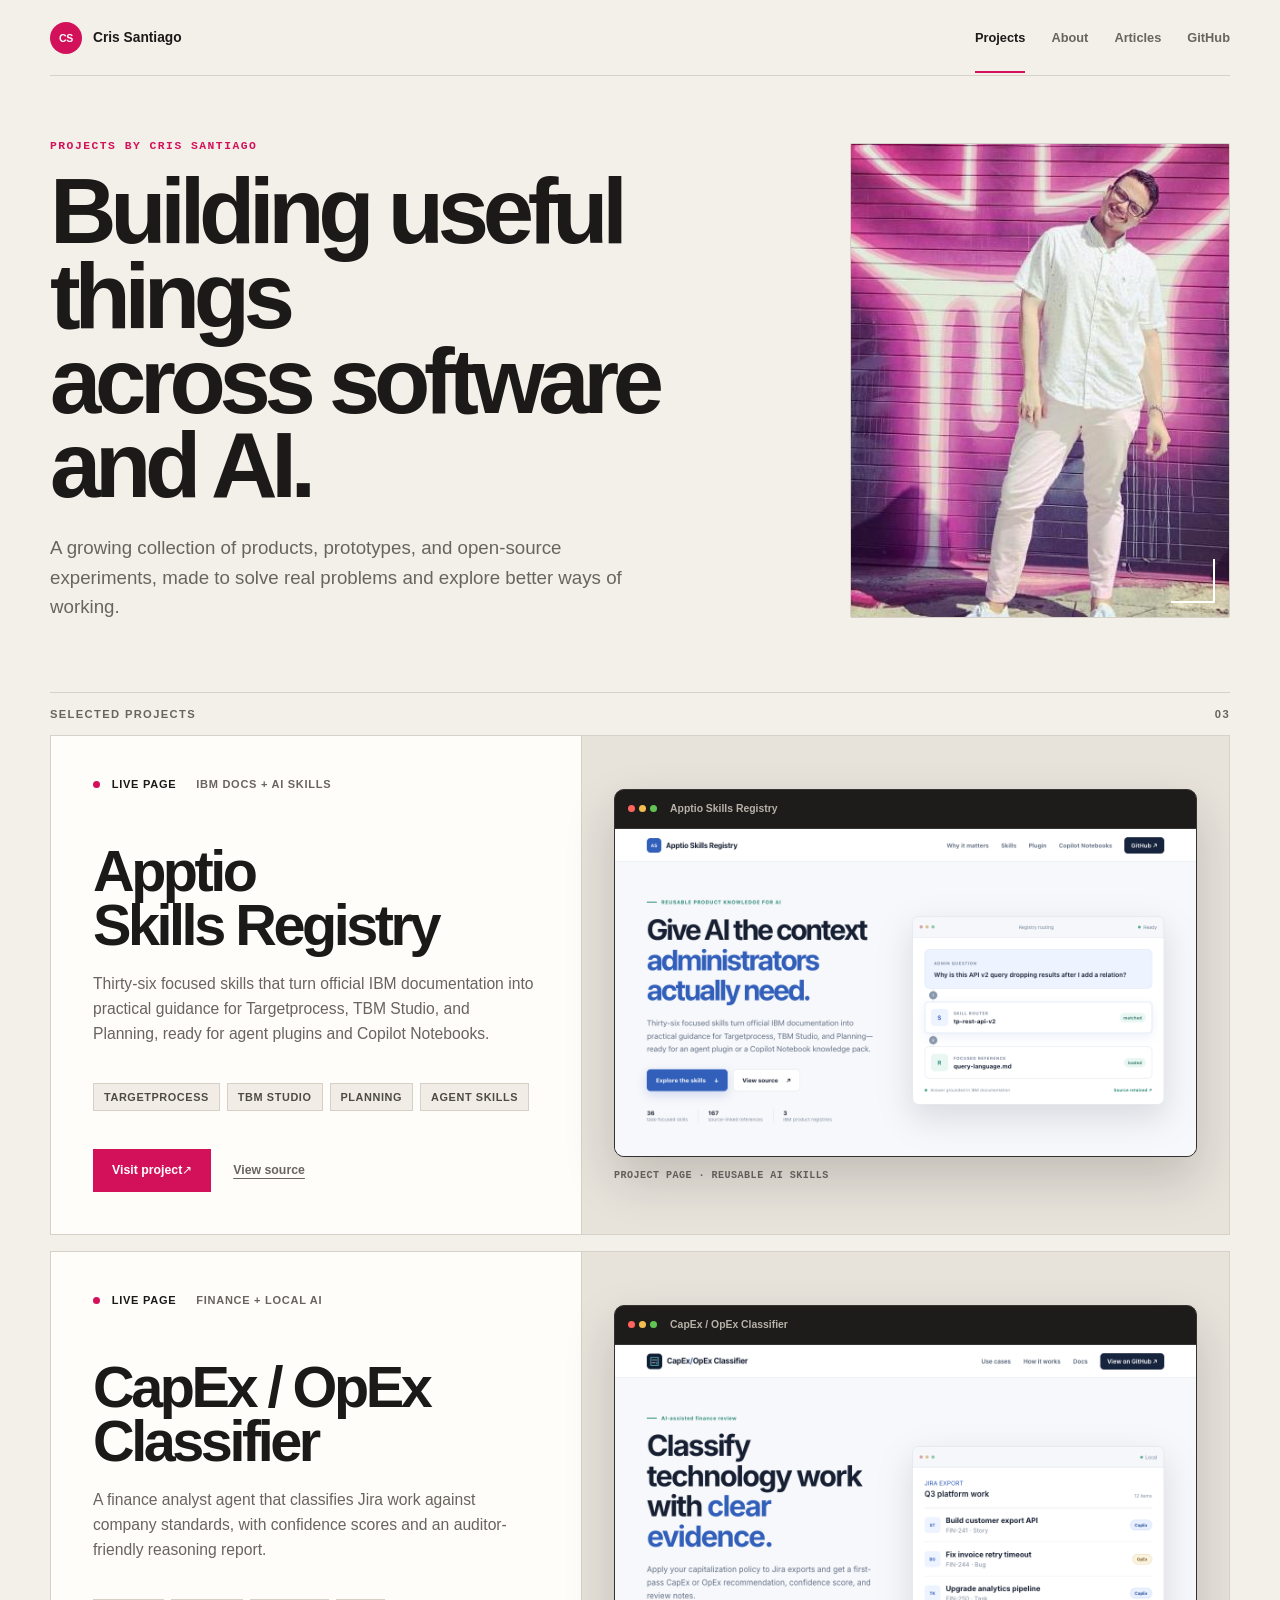
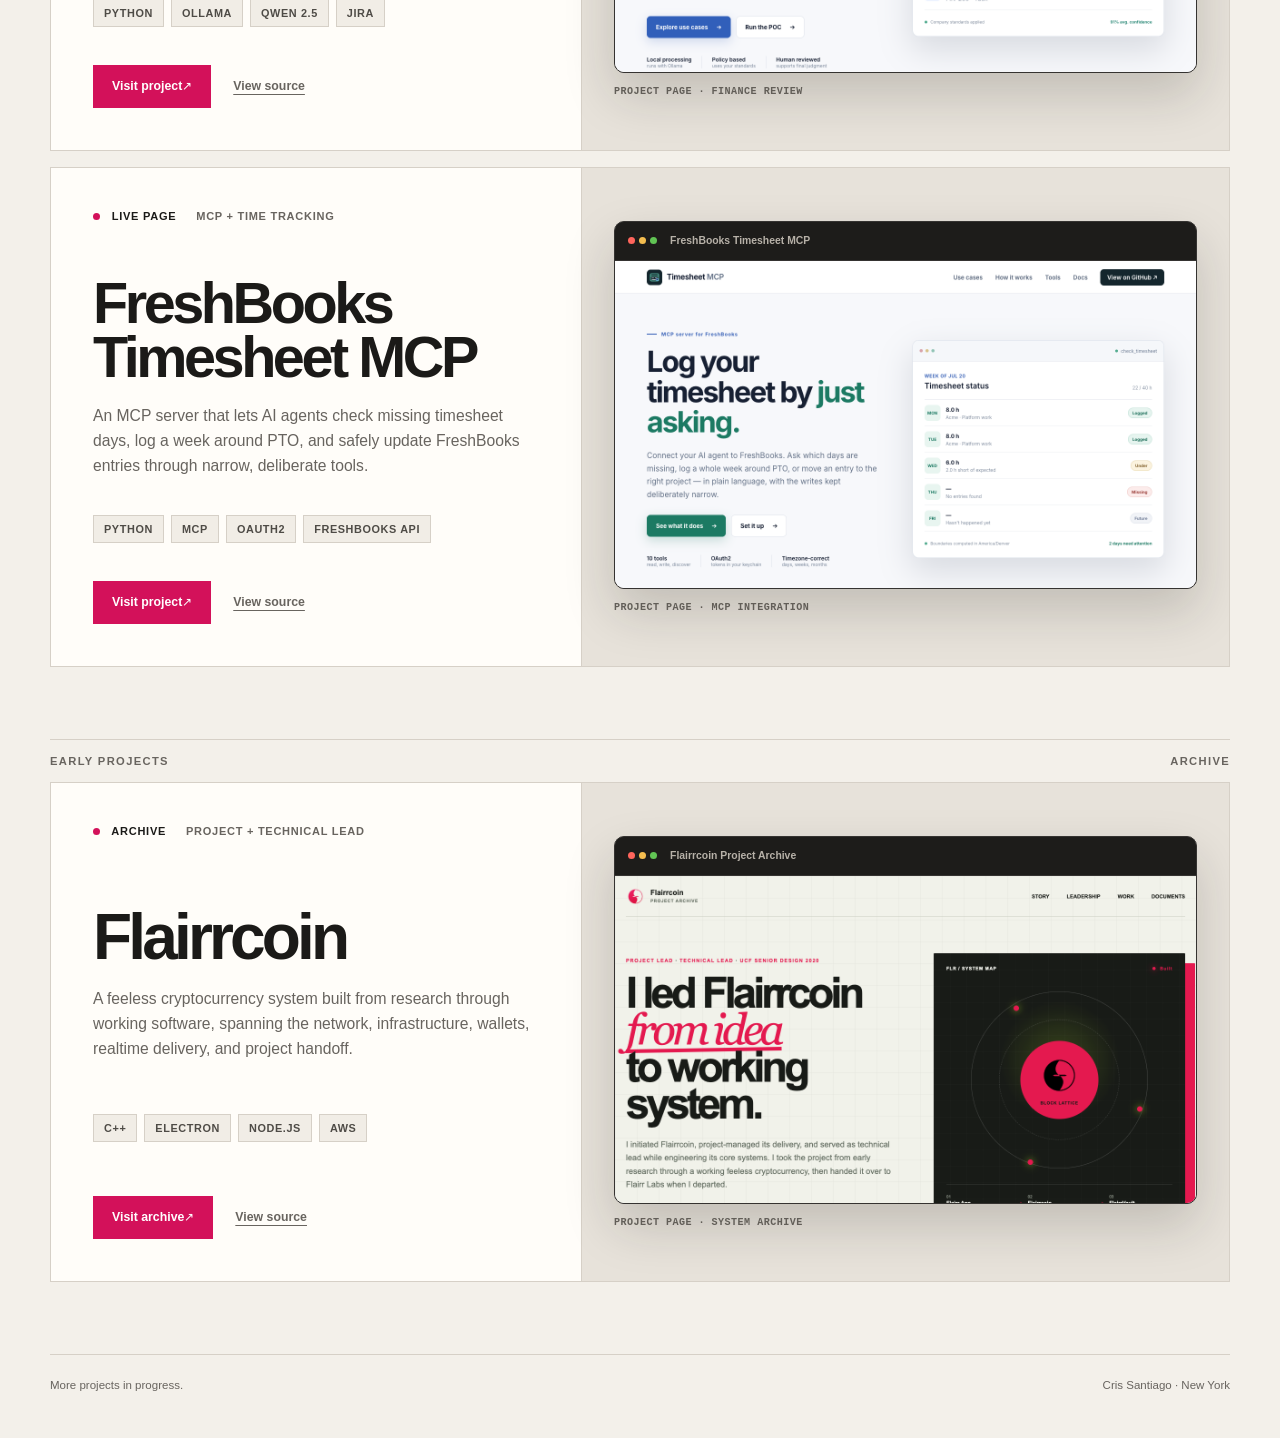
<file: index.html>
<!doctype html>
<html lang="en">
  <head>
    <meta charset="UTF-8" />
    <meta name="viewport" content="width=device-width, initial-scale=1.0" />
    <meta
      name="description"
      content="Projects by Cris Santiago: software, experiments, and practical tools."
    />
    <meta name="theme-color" content="#f3f0ea" />
    <meta property="og:type" content="website" />
    <meta property="og:title" content="Cris Santiago · Projects" />
    <meta
      property="og:description"
      content="Software, experiments, and practical tools by Cris Santiago."
    />
    <meta property="og:url" content="https://santiagomode.github.io/" />
    <link rel="canonical" href="https://santiagomode.github.io/" />
    <title>Cris Santiago · Projects</title>
    <link rel="stylesheet" href="styles.css" />
  </head>
  <body>
    <a class="skip-link" href="#main-content">Skip to content</a>
    <header class="site-header">
      <a class="wordmark" href="/" aria-label="Cris Santiago, home">
        <span class="wordmark-mark" aria-hidden="true">CS</span>
        <span>Cris Santiago</span>
      </a>
      <nav aria-label="Primary navigation">
        <a class="nav-link active" href="#projects" aria-current="page">
          Projects
        </a>
        <a class="nav-link" href="about.html">About</a>
        <a class="nav-link" href="articles.html">Articles</a>
        <a
          class="nav-link"
          href="https://github.com/SantiaGoMode"
          target="_blank"
          rel="noreferrer"
        >
          GitHub
        </a>
      </nav>
    </header>

    <main id="main-content">
      <section class="intro" aria-labelledby="page-title">
        <div class="intro-content">
          <p class="eyebrow">Projects by Cris Santiago</p>
          <h1 id="page-title">
            Building useful things<br />across software and AI.
          </h1>
          <p class="intro-copy">
            A growing collection of products, prototypes, and open-source
            experiments, made to solve real problems and explore better ways of
            working.
          </p>
        </div>
        <div class="profile-portrait">
          <img
            src="assets/cris-santiago.jpg"
            alt="Cris Santiago standing in front of a vivid mural"
          />
        </div>
      </section>

      <section class="projects" id="projects" aria-labelledby="projects-title">
        <div class="section-heading">
          <h2 id="projects-title">Selected projects</h2>
          <span>03</span>
        </div>

        <article class="project-card project-card--skills">
          <div class="project-copy">
            <div class="project-meta">
              <span class="status"><i aria-hidden="true"></i> Live page</span>
              <span>IBM docs + AI skills</span>
            </div>

            <div>
              <h3>Apptio<br />Skills Registry</h3>
              <p class="project-summary">
                Thirty-six focused skills that turn official IBM documentation
                into practical guidance for Targetprocess, TBM Studio, and
                Planning, ready for agent plugins and Copilot Notebooks.
              </p>
            </div>

            <ul
              class="project-tags"
              aria-label="Apptio Skills Registry technologies">
              <li>Targetprocess</li>
              <li>TBM Studio</li>
              <li>Planning</li>
              <li>Agent skills</li>
            </ul>

            <div class="project-actions">
              <a
                class="primary-action"
                href="https://santiagomode.github.io/apptio-skills-registry/"
              >
                Visit project
                <span aria-hidden="true">↗</span>
              </a>
              <a
                class="text-action"
                href="https://github.com/SantiaGoMode/apptio-skills-registry"
                target="_blank"
                rel="noreferrer"
              >
                View source
              </a>
            </div>
          </div>

          <div class="project-visual" aria-hidden="true">
            <div class="window">
              <div class="window-bar">
                <div class="window-dots"><i></i><i></i><i></i></div>
                <span>Apptio Skills Registry</span>
              </div>
              <img
                class="project-screenshot project-screenshot--skills"
                src="assets/apptio-skills-registry-page.png"
                alt=""
              />
            </div>
            <span class="visual-label">Project page · reusable AI skills</span>
          </div>
        </article>

        <article class="project-card project-card--classifier">
          <div class="project-copy">
            <div class="project-meta">
              <span class="status"><i aria-hidden="true"></i> Live page</span>
              <span>Finance + local AI</span>
            </div>

            <div>
              <h3>CapEx / OpEx<br />Classifier</h3>
              <p class="project-summary">
                A finance analyst agent that classifies Jira work against
                company standards, with confidence scores and an
                auditor-friendly reasoning report.
              </p>
            </div>

            <ul class="project-tags" aria-label="Classifier technologies">
              <li>Python</li>
              <li>Ollama</li>
              <li>Qwen 2.5</li>
              <li>Jira</li>
            </ul>

            <div class="project-actions">
              <a
                class="primary-action"
                href="https://santiagomode.github.io/capex_opex_classifier/"
              >
                Visit project
                <span aria-hidden="true">↗</span>
              </a>
              <a
                class="text-action"
                href="https://github.com/SantiaGoMode/capex_opex_classifier"
                target="_blank"
                rel="noreferrer"
              >
                View source
              </a>
            </div>
          </div>

          <div class="project-visual" aria-hidden="true">
            <div class="window">
              <div class="window-bar">
                <div class="window-dots"><i></i><i></i><i></i></div>
                <span>CapEx / OpEx Classifier</span>
              </div>
              <img
                class="project-screenshot project-screenshot--capex"
                src="assets/capex-opex-page.png"
                alt=""
              />
            </div>
            <span class="visual-label">Project page · finance review</span>
          </div>
        </article>

        <article class="project-card project-card--freshbooks">
          <div class="project-copy">
            <div class="project-meta">
              <span class="status"><i aria-hidden="true"></i> Live page</span>
              <span>MCP + time tracking</span>
            </div>

            <div>
              <h3>FreshBooks<br />Timesheet MCP</h3>
              <p class="project-summary">
                An MCP server that lets AI agents check missing timesheet days,
                log a week around PTO, and safely update FreshBooks entries
                through narrow, deliberate tools.
              </p>
            </div>

            <ul class="project-tags" aria-label="FreshBooks Timesheet MCP technologies">
              <li>Python</li>
              <li>MCP</li>
              <li>OAuth2</li>
              <li>FreshBooks API</li>
            </ul>

            <div class="project-actions">
              <a
                class="primary-action"
                href="https://santiagomode.github.io/freshbooks-timesheet-mcp/"
              >
                Visit project
                <span aria-hidden="true">↗</span>
              </a>
              <a
                class="text-action"
                href="https://github.com/SantiaGoMode/freshbooks-timesheet-mcp"
                target="_blank"
                rel="noreferrer"
              >
                View source
              </a>
            </div>
          </div>

          <div class="project-visual" aria-hidden="true">
            <div class="window">
              <div class="window-bar">
                <div class="window-dots"><i></i><i></i><i></i></div>
                <span>FreshBooks Timesheet MCP</span>
              </div>
              <img
                class="project-screenshot project-screenshot--freshbooks"
                src="assets/freshbooks-page.png"
                alt=""
              />
            </div>
            <span class="visual-label">Project page · MCP integration</span>
          </div>
        </article>
      </section>

      <section
        class="early-projects"
        id="early-projects"
        aria-labelledby="early-projects-title"
      >
        <div class="section-heading">
          <h2 id="early-projects-title">Early projects</h2>
          <span>Archive</span>
        </div>

        <article class="project-card project-card--flairr">
          <div class="project-copy">
            <div class="project-meta">
              <span class="status"><i aria-hidden="true"></i> Archive</span>
              <span>Project + technical lead</span>
            </div>

            <div>
              <h3>Flairrcoin</h3>
              <p class="project-summary">
                A feeless cryptocurrency system built from research through
                working software, spanning the network, infrastructure,
                wallets, realtime delivery, and project handoff.
              </p>
            </div>

            <ul class="project-tags" aria-label="Flairrcoin technologies">
              <li>C++</li>
              <li>Electron</li>
              <li>Node.js</li>
              <li>AWS</li>
            </ul>

            <div class="project-actions">
              <a
                class="primary-action"
                href="https://santiagomode.github.io/flairrcoin-project/"
              >
                Visit archive
                <span aria-hidden="true">↗</span>
              </a>
              <a
                class="text-action"
                href="https://github.com/SantiaGoMode/flairrcoin"
                target="_blank"
                rel="noreferrer"
              >
                View source
              </a>
            </div>
          </div>

          <div class="project-visual" aria-hidden="true">
            <div class="window">
              <div class="window-bar">
                <div class="window-dots"><i></i><i></i><i></i></div>
                <span>Flairrcoin Project Archive</span>
              </div>
              <img
                class="project-screenshot project-screenshot--flairr"
                src="assets/flairrcoin-page.png"
                alt=""
              />
            </div>
            <span class="visual-label">Project page · system archive</span>
          </div>
        </article>
      </section>
    </main>

    <footer>
      <p>More projects in progress.</p>
      <p>Cris Santiago <span aria-hidden="true">·</span> New York</p>
    </footer>
    <!-- Cloudflare Web Analytics -->
    <script
      type="module"
      src="https://static.cloudflareinsights.com/beacon.min.js"
      data-cf-beacon='{"token":"d3830e4d06fd469db3366392c664d3b0"}'>
    </script>
    <!-- End Cloudflare Web Analytics -->
  </body>
</html>
</file>
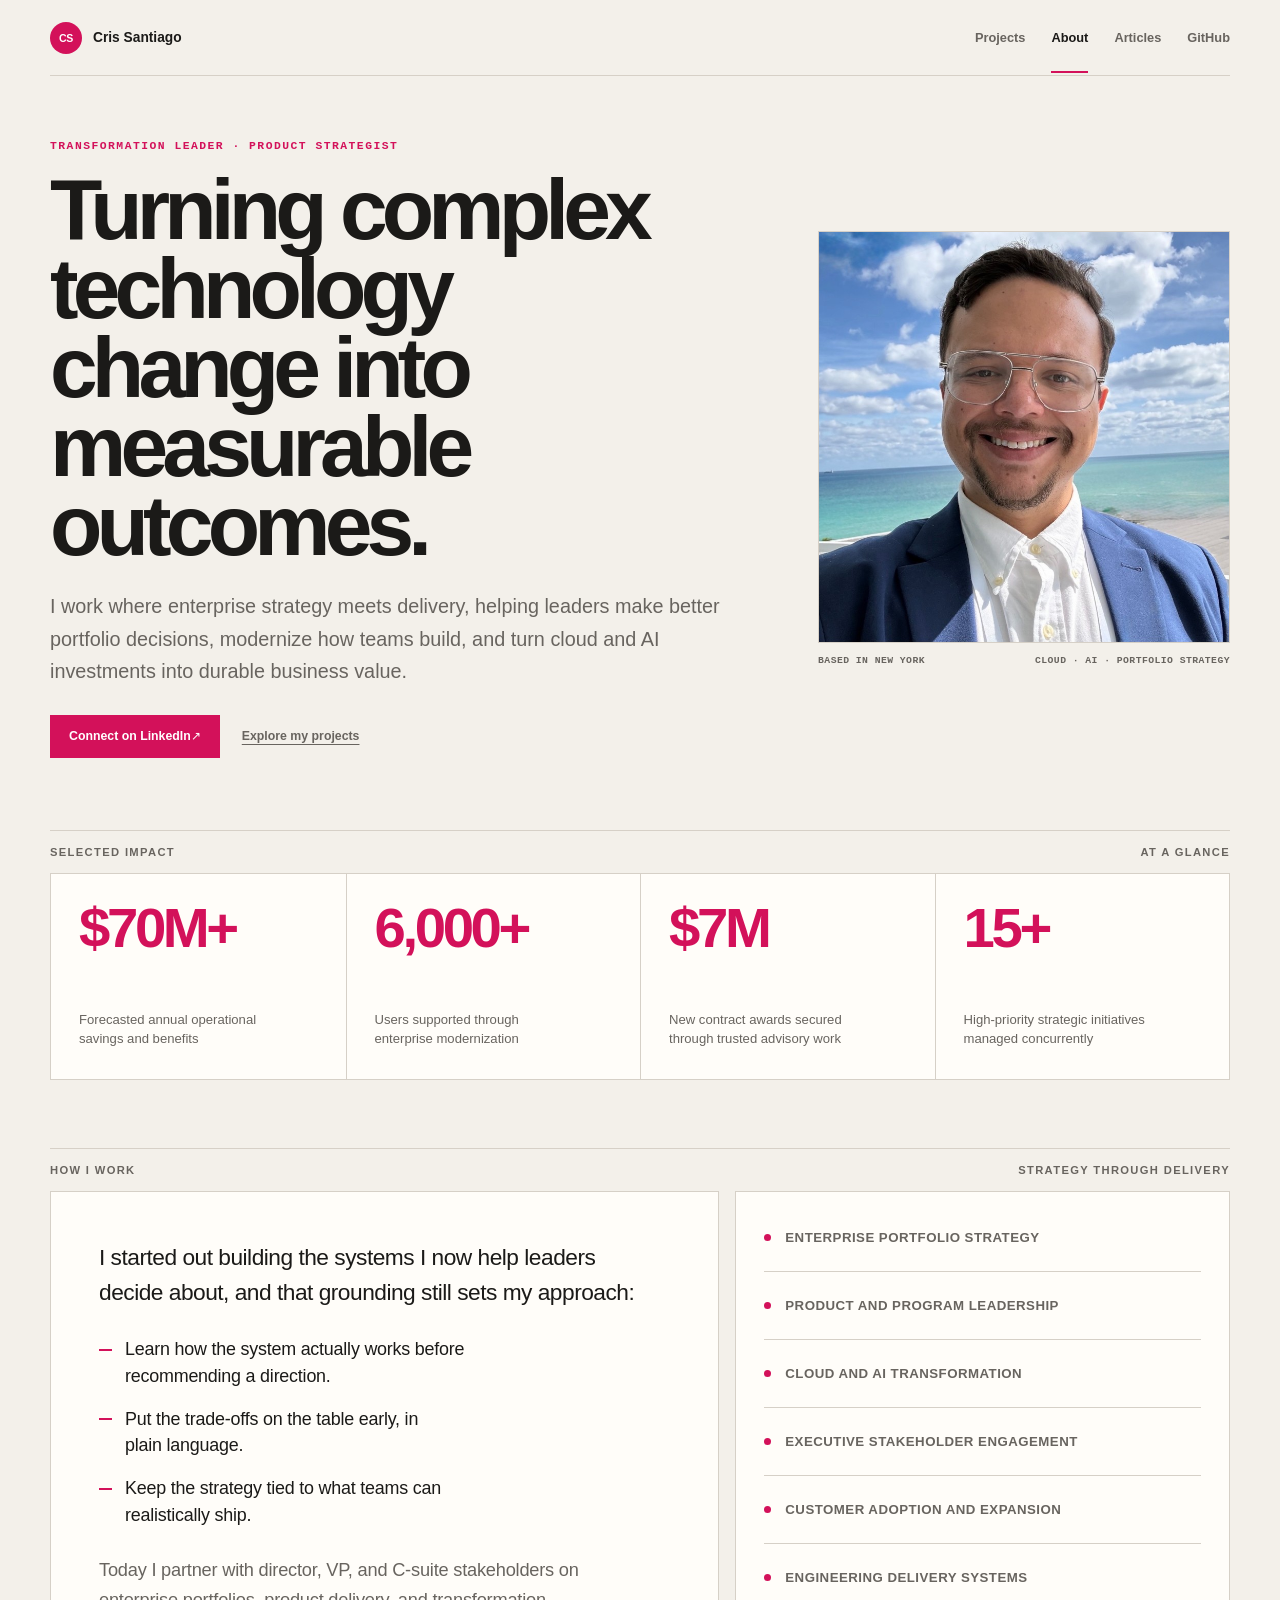
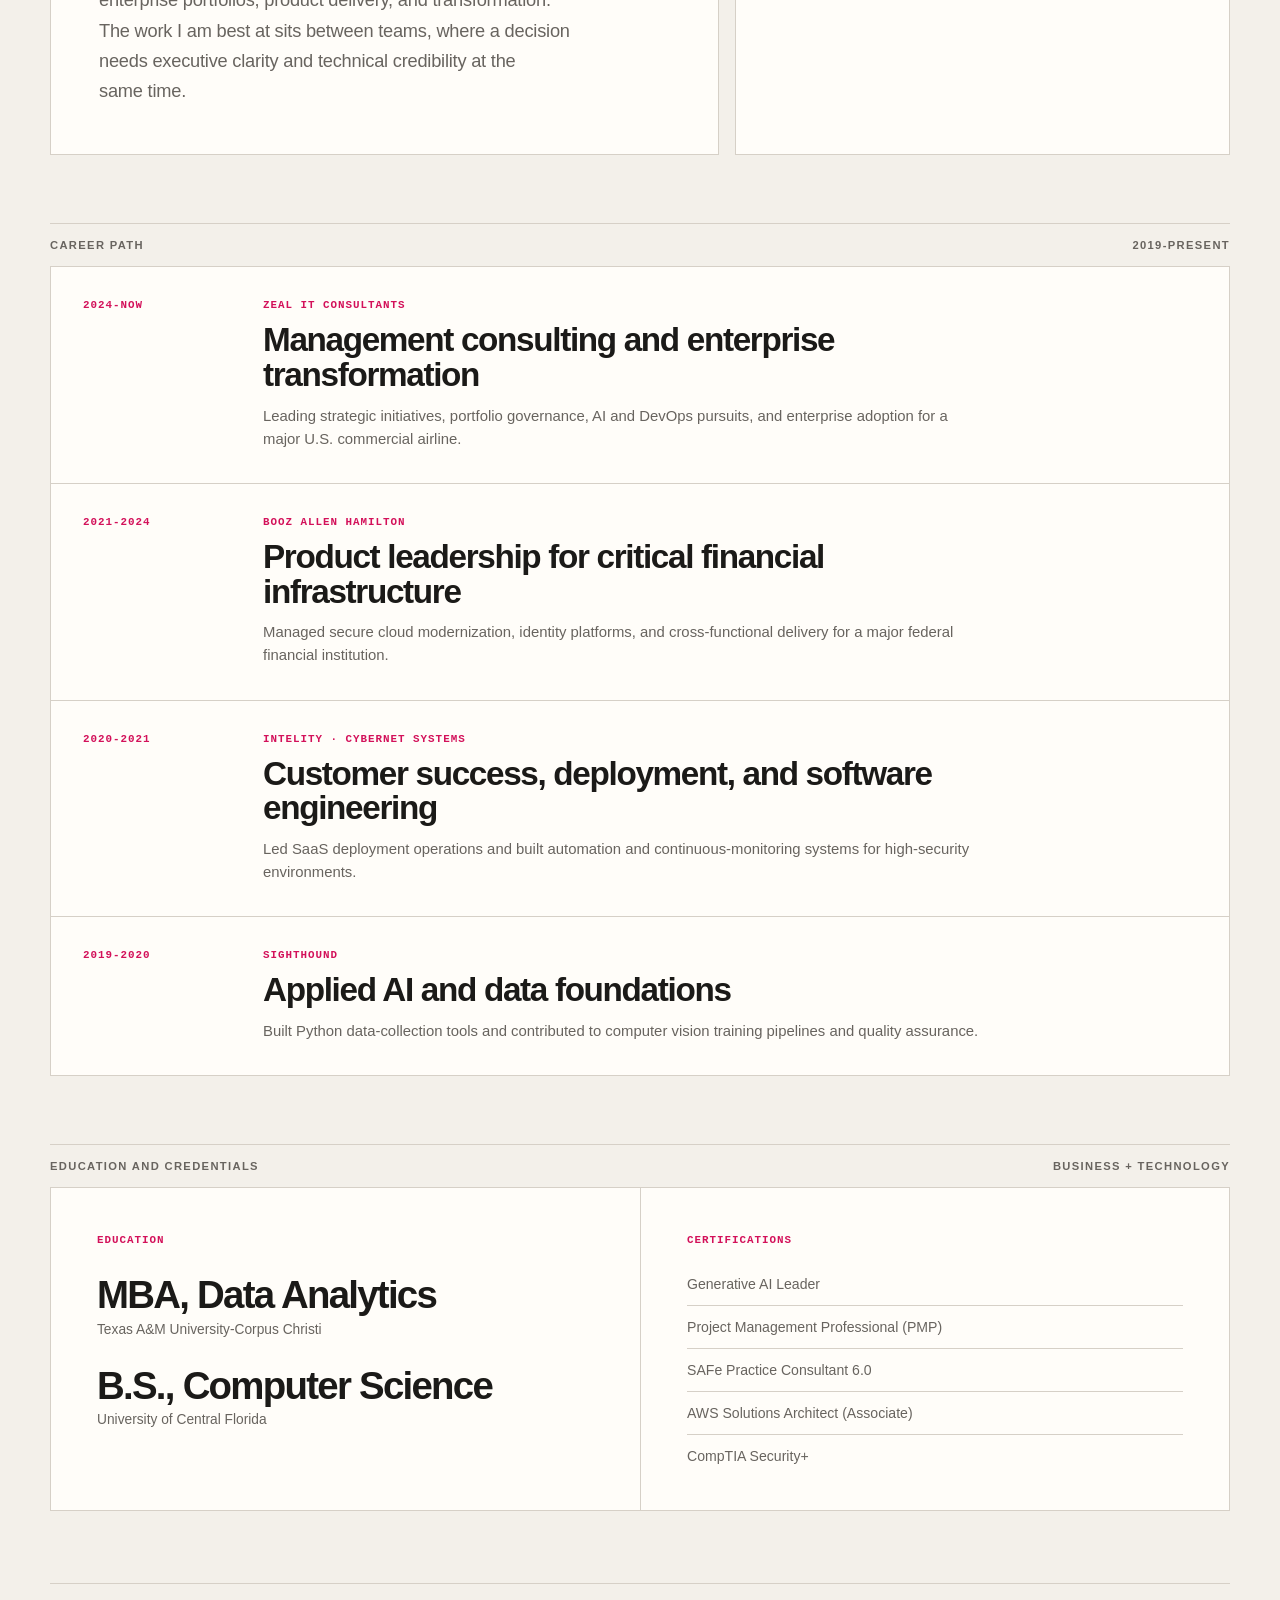
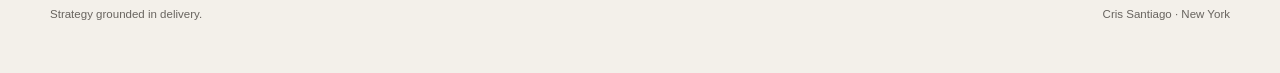
<file: about.html>
<!doctype html>
<html lang="en">
  <head>
    <meta charset="UTF-8" />
    <meta name="viewport" content="width=device-width, initial-scale=1.0" />
    <meta
      name="description"
      content="About Cris Santiago: transformation leader, product strategist, and builder working across enterprise portfolios, cloud, and AI."
    />
    <meta name="theme-color" content="#f3f0ea" />
    <meta property="og:type" content="profile" />
    <meta property="og:title" content="Cris Santiago · About" />
    <meta
      property="og:description"
      content="Transformation leadership, enterprise portfolio strategy, and practical technology delivery."
    />
    <meta property="og:url" content="https://santiagomode.github.io/about.html" />
    <meta
      property="og:image"
      content="https://santiagomode.github.io/assets/cris-santiago-headshot.jpg"
    />
    <link rel="canonical" href="https://santiagomode.github.io/about.html" />
    <title>Cris Santiago · About</title>
    <link rel="stylesheet" href="styles.css" />
  </head>
  <body>
    <a class="skip-link" href="#main-content">Skip to content</a>
    <header class="site-header">
      <a class="wordmark" href="/" aria-label="Cris Santiago, home">
        <span class="wordmark-mark" aria-hidden="true">CS</span>
        <span>Cris Santiago</span>
      </a>
      <nav aria-label="Primary navigation">
        <a class="nav-link" href="/">Projects</a>
        <a class="nav-link active" href="about.html" aria-current="page">
          About
        </a>
        <a class="nav-link" href="articles.html">Articles</a>
        <a
          class="nav-link"
          href="https://github.com/SantiaGoMode"
          target="_blank"
          rel="noreferrer"
        >
          GitHub
        </a>
      </nav>
    </header>

    <main class="about-main" id="main-content">
      <section class="about-hero" aria-labelledby="page-title">
        <div class="about-hero-copy">
          <p class="eyebrow">Transformation leader · product strategist</p>
          <h1 id="page-title">
            Turning complex technology change into measurable outcomes.
          </h1>
          <p class="about-lede">
            I work where enterprise strategy meets delivery, helping leaders
            make better portfolio decisions, modernize how teams build, and
            turn cloud and AI investments into durable business value.
          </p>
          <div class="about-actions">
            <a
              class="primary-action"
              href="https://www.linkedin.com/in/cristinosantiago"
              target="_blank"
              rel="noreferrer"
            >
              Connect on LinkedIn
              <span aria-hidden="true">↗</span>
            </a>
            <a class="text-action" href="/">Explore my projects</a>
          </div>
        </div>

        <figure class="about-portrait">
          <img
            src="assets/cris-santiago-headshot.jpg"
            alt="Professional headshot of Cris Santiago"
          />
          <figcaption>
            <span>Based in New York</span>
            <span>Cloud · AI · Portfolio strategy</span>
          </figcaption>
        </figure>
      </section>

      <section class="about-proof" aria-labelledby="impact-title">
        <div class="section-heading">
          <h2 id="impact-title">Selected impact</h2>
          <span>At a glance</span>
        </div>
        <div class="impact-grid">
          <article class="impact-item">
            <strong>$70M+</strong>
            <span>Forecasted annual operational savings and benefits</span>
          </article>
          <article class="impact-item">
            <strong>6,000+</strong>
            <span>Users supported through enterprise modernization</span>
          </article>
          <article class="impact-item">
            <strong>$7M</strong>
            <span>New contract awards secured through trusted advisory work</span>
          </article>
          <article class="impact-item">
            <strong>15+</strong>
            <span>High-priority strategic initiatives managed concurrently</span>
          </article>
        </div>
      </section>

      <section class="about-story" aria-labelledby="story-title">
        <div class="section-heading">
          <h2 id="story-title">How I work</h2>
          <span>Strategy through delivery</span>
        </div>
        <div class="about-story-grid">
          <div class="about-statement">
            <p>
              I started out building the systems I now help leaders decide
              about, and that grounding still sets my approach:
            </p>
            <ul class="approach-list">
              <li>Learn how the system actually works before recommending a
                direction.</li>
              <li>Put the trade-offs on the table early, in plain language.</li>
              <li>Keep the strategy tied to what teams can realistically
                ship.</li>
            </ul>
            <p>
              Today I partner with director, VP, and C-suite stakeholders on
              enterprise portfolios, product delivery, and transformation. The
              work I am best at sits between teams, where a decision needs
              executive clarity and technical credibility at the same time.
            </p>
          </div>
          <div class="capability-list" aria-label="Core capabilities">
            <span>Enterprise portfolio strategy</span>
            <span>Product and program leadership</span>
            <span>Cloud and AI transformation</span>
            <span>Executive stakeholder engagement</span>
            <span>Customer adoption and expansion</span>
            <span>Engineering delivery systems</span>
          </div>
        </div>
      </section>

      <section class="career-section" aria-labelledby="career-title">
        <div class="section-heading">
          <h2 id="career-title">Career path</h2>
          <span>2019-Present</span>
        </div>
        <div class="career-list">
          <article class="career-item">
            <div class="career-date">2024-Now</div>
            <div>
              <p class="career-company">Zeal IT Consultants</p>
              <h3>Management consulting and enterprise transformation</h3>
              <p>
                Leading strategic initiatives, portfolio governance, AI and
                DevOps pursuits, and enterprise adoption for a major U.S.
                commercial airline.
              </p>
            </div>
          </article>
          <article class="career-item">
            <div class="career-date">2021-2024</div>
            <div>
              <p class="career-company">Booz Allen Hamilton</p>
              <h3>Product leadership for critical financial infrastructure</h3>
              <p>
                Managed secure cloud modernization, identity platforms, and
                cross-functional delivery for a major federal financial
                institution.
              </p>
            </div>
          </article>
          <article class="career-item">
            <div class="career-date">2020-2021</div>
            <div>
              <p class="career-company">INTELITY · Cybernet Systems</p>
              <h3>Customer success, deployment, and software engineering</h3>
              <p>
                Led SaaS deployment operations and built automation and
                continuous-monitoring systems for high-security environments.
              </p>
            </div>
          </article>
          <article class="career-item">
            <div class="career-date">2019-2020</div>
            <div>
              <p class="career-company">Sighthound</p>
              <h3>Applied AI and data foundations</h3>
              <p>
                Built Python data-collection tools and contributed to computer
                vision training pipelines and quality assurance.
              </p>
            </div>
          </article>
        </div>
      </section>

      <section class="credentials-section" aria-labelledby="credentials-title">
        <div class="section-heading">
          <h2 id="credentials-title">Education and credentials</h2>
          <span>Business + technology</span>
        </div>
        <div class="credentials-grid">
          <article>
            <p class="credential-kicker">Education</p>
            <h3>MBA, Data Analytics</h3>
            <p>Texas A&amp;M University-Corpus Christi</p>
            <h3>B.S., Computer Science</h3>
            <p>University of Central Florida</p>
          </article>
          <article>
            <p class="credential-kicker">Certifications</p>
            <ul>
              <li>Generative AI Leader</li>
              <li>Project Management Professional (PMP)</li>
              <li>SAFe Practice Consultant 6.0</li>
              <li>AWS Solutions Architect (Associate)</li>
              <li>CompTIA Security+</li>
            </ul>
          </article>
        </div>
      </section>
    </main>

    <footer>
      <p>Strategy grounded in delivery.</p>
      <p>Cris Santiago <span aria-hidden="true">·</span> New York</p>
    </footer>
    <!-- Cloudflare Web Analytics -->
    <script
      type="module"
      src="https://static.cloudflareinsights.com/beacon.min.js"
      data-cf-beacon='{"token":"d3830e4d06fd469db3366392c664d3b0"}'>
    </script>
    <!-- End Cloudflare Web Analytics -->
  </body>
</html>
</file>
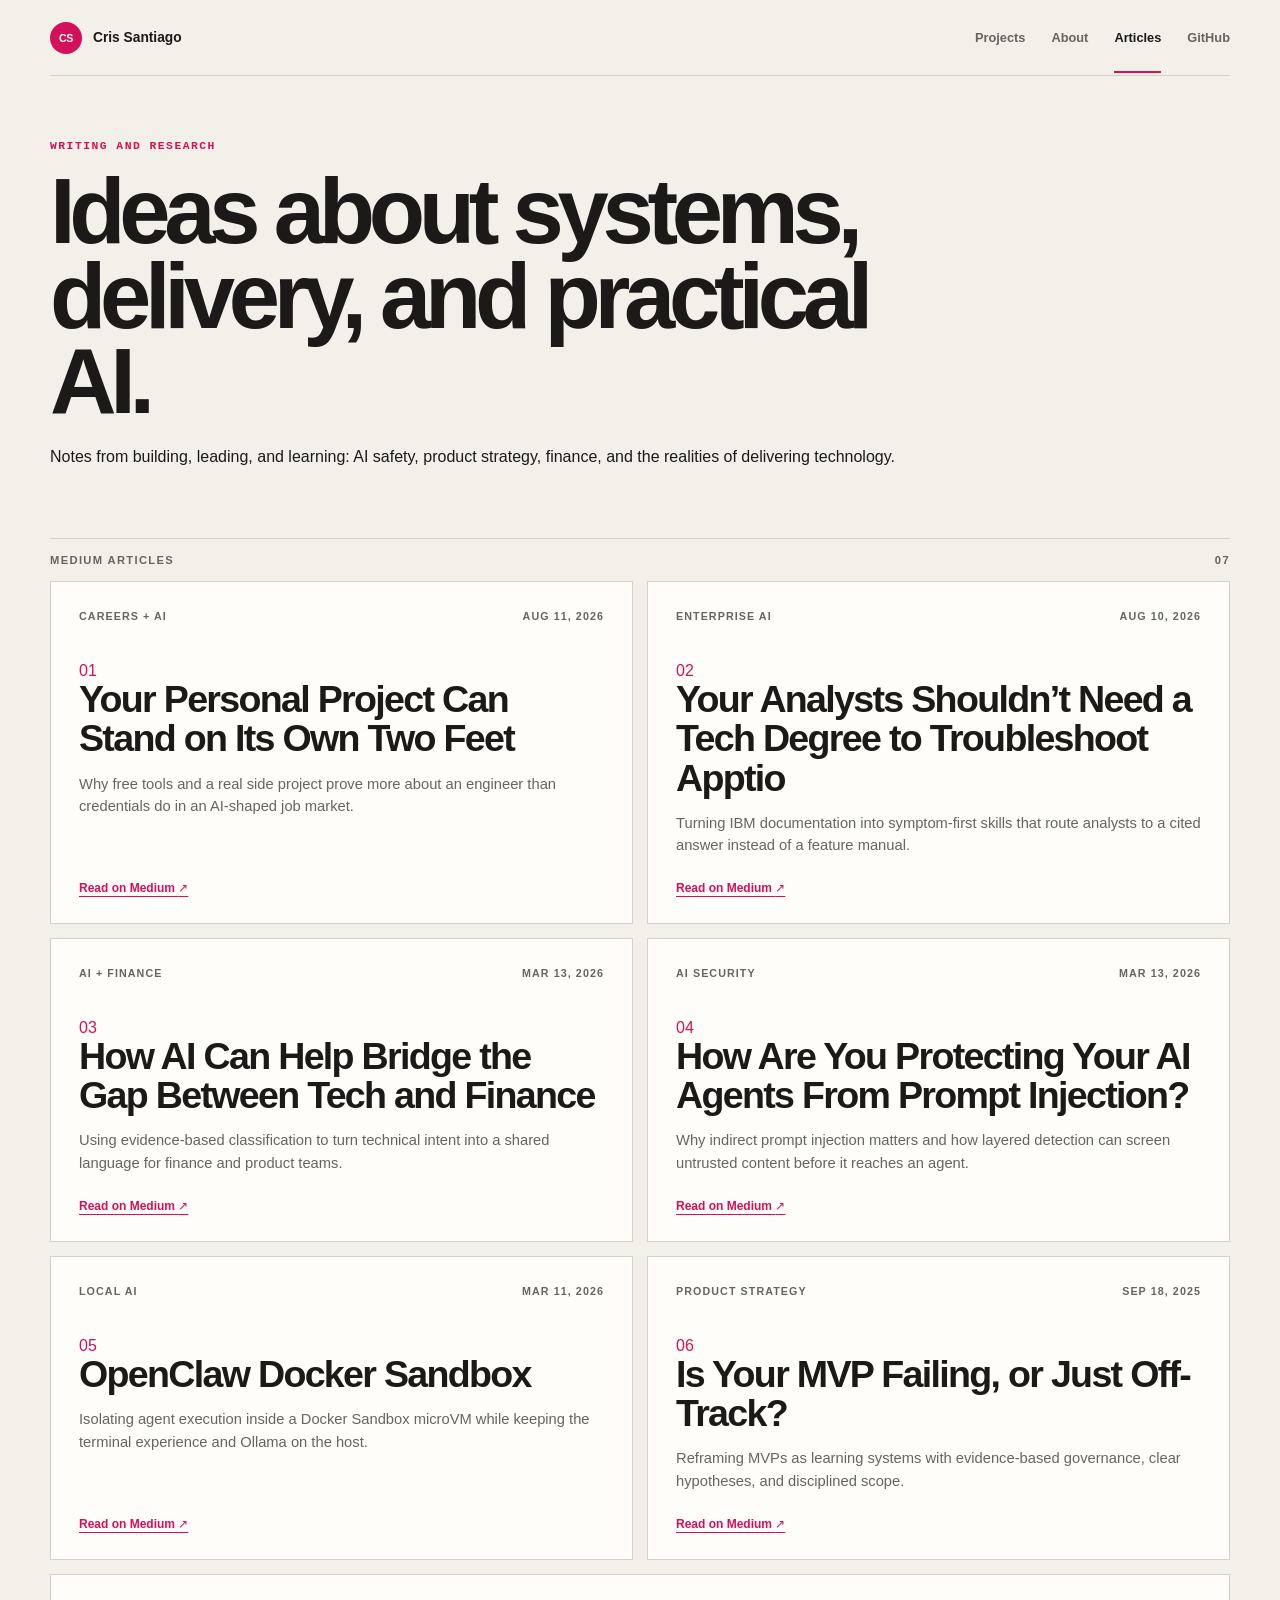
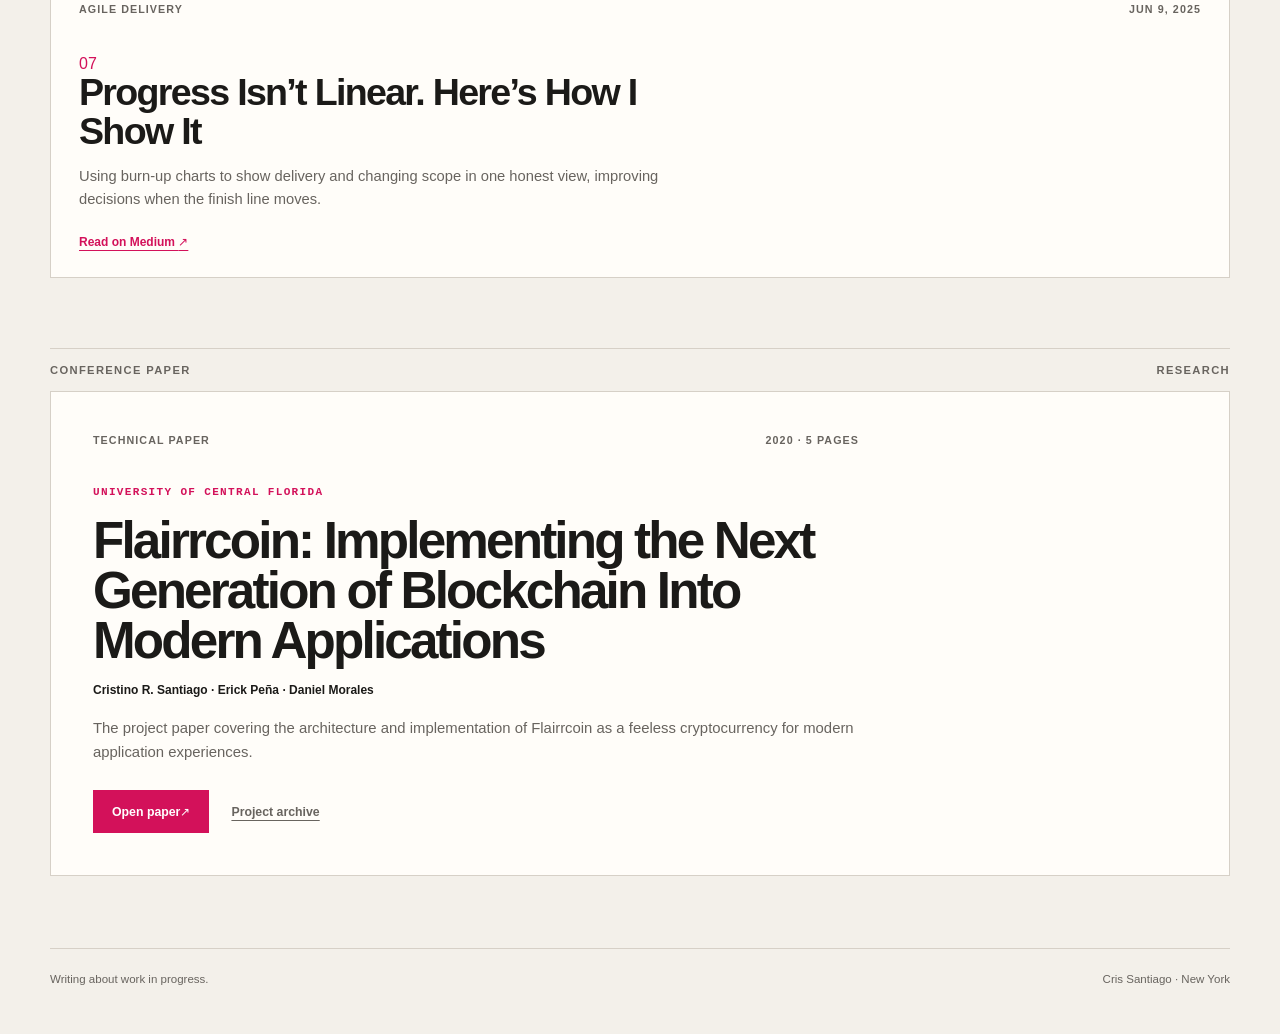
<file: articles.html>
<!doctype html>
<html lang="en">
  <head>
    <meta charset="UTF-8" />
    <meta name="viewport" content="width=device-width, initial-scale=1.0" />
    <meta
      name="description"
      content="Articles and technical writing by Cris Santiago."
    />
    <meta name="theme-color" content="#f3f0ea" />
    <meta property="og:type" content="website" />
    <meta property="og:title" content="Cris Santiago · Articles" />
    <meta
      property="og:description"
      content="Writing about practical AI, product delivery, security, and systems."
    />
    <meta
      property="og:url"
      content="https://santiagomode.github.io/articles.html"
    />
    <link
      rel="canonical"
      href="https://santiagomode.github.io/articles.html"
    />
    <title>Cris Santiago · Articles</title>
    <link rel="stylesheet" href="styles.css" />
  </head>
  <body>
    <a class="skip-link" href="#main-content">Skip to content</a>
    <header class="site-header">
      <a class="wordmark" href="/" aria-label="Cris Santiago, home">
        <span class="wordmark-mark" aria-hidden="true">CS</span>
        <span>Cris Santiago</span>
      </a>
      <nav aria-label="Primary navigation">
        <a class="nav-link" href="/">Projects</a>
        <a class="nav-link" href="about.html">About</a>
        <a class="nav-link active" href="articles.html" aria-current="page">
          Articles
        </a>
        <a
          class="nav-link"
          href="https://github.com/SantiaGoMode"
          target="_blank"
          rel="noreferrer"
        >
          GitHub
        </a>
      </nav>
    </header>

    <main class="articles-main" id="main-content">
      <section class="articles-intro" aria-labelledby="page-title">
        <p class="eyebrow">Writing and research</p>
        <h1 id="page-title">
          Ideas about systems,<br />delivery, and practical AI.
        </h1>
        <p>
          Notes from building, leading, and learning: AI safety, product
          strategy, finance, and the realities of delivering technology.
        </p>
      </section>

      <section class="writing-section" aria-labelledby="writing-title">
        <div class="section-heading">
          <h2 id="writing-title">Medium articles</h2>
          <span>07</span>
        </div>

        <div class="article-grid">
          <div class="article-embed-shell">
            <a
              class="article-card"
              href="https://medium.com/@cris.santiago/your-personal-project-can-stand-on-its-own-two-feet-48994c080680"
              target="_blank"
              rel="noreferrer"
            >
            <div class="article-meta">
              <span>Careers + AI</span>
              <time datetime="2026-08-11">Aug 11, 2026</time>
            </div>
            <span class="article-number" aria-hidden="true">01</span>
            <h2>Your Personal Project Can Stand on Its Own Two Feet</h2>
            <p>
              Why free tools and a real side project prove more about an
              engineer than credentials do in an AI-shaped job market.
            </p>
            <span class="article-link">
              Read on Medium <i aria-hidden="true">↗</i>
            </span>
            </a>
          </div>

          <div class="article-embed-shell">
            <a
              class="article-card"
              href="https://medium.com/@cris.santiago/your-analysts-shouldnt-need-a-tech-degree-to-troubleshoot-apptio-a4ac0a5e1e32"
              target="_blank"
              rel="noreferrer"
            >
            <div class="article-meta">
              <span>Enterprise AI</span>
              <time datetime="2026-08-10">Aug 10, 2026</time>
            </div>
            <span class="article-number" aria-hidden="true">02</span>
            <h2>
              Your Analysts Shouldn’t Need a Tech Degree to Troubleshoot Apptio
            </h2>
            <p>
              Turning IBM documentation into symptom-first skills that route
              analysts to a cited answer instead of a feature manual.
            </p>
            <span class="article-link">
              Read on Medium <i aria-hidden="true">↗</i>
            </span>
            </a>
          </div>

          <div class="article-embed-shell">
            <a
              class="article-card"
              href="https://medium.com/@cris.santiago/how-ai-can-help-bridge-the-gap-between-tech-and-finance-bb49a8a4bf48"
              target="_blank"
              rel="noreferrer"
            >
            <div class="article-meta">
              <span>AI + Finance</span>
              <time datetime="2026-03-13">Mar 13, 2026</time>
            </div>
            <span class="article-number" aria-hidden="true">03</span>
            <h2>How AI Can Help Bridge the Gap Between Tech and Finance</h2>
            <p>
              Using evidence-based classification to turn technical intent
              into a shared language for finance and product teams.
            </p>
            <span class="article-link">
              Read on Medium <i aria-hidden="true">↗</i>
            </span>
            </a>
          </div>

          <div class="article-embed-shell">
            <a
              class="article-card"
              href="https://medium.com/@cris.santiago/how-are-you-protecting-your-ai-agents-from-prompt-injection-99fca6e5ebcd"
              target="_blank"
              rel="noreferrer"
            >
            <div class="article-meta">
              <span>AI Security</span>
              <time datetime="2026-03-13">Mar 13, 2026</time>
            </div>
            <span class="article-number" aria-hidden="true">04</span>
            <h2>
              How Are You Protecting Your AI Agents From Prompt Injection?
            </h2>
            <p>
              Why indirect prompt injection matters and how layered detection
              can screen untrusted content before it reaches an agent.
            </p>
            <span class="article-link">
              Read on Medium <i aria-hidden="true">↗</i>
            </span>
            </a>
          </div>

          <div class="article-embed-shell">
            <a
              class="article-card"
              href="https://medium.com/@cris.santiago/openclaw-docker-sandbox-856f7c1767b7"
              target="_blank"
              rel="noreferrer"
            >
            <div class="article-meta">
              <span>Local AI</span>
              <time datetime="2026-03-11">Mar 11, 2026</time>
            </div>
            <span class="article-number" aria-hidden="true">05</span>
            <h2>OpenClaw Docker Sandbox</h2>
            <p>
              Isolating agent execution inside a Docker Sandbox microVM while
              keeping the terminal experience and Ollama on the host.
            </p>
            <span class="article-link">
              Read on Medium <i aria-hidden="true">↗</i>
            </span>
            </a>
          </div>

          <div class="article-embed-shell">
            <a
              class="article-card"
              href="https://medium.com/@cris.santiago/is-your-mvp-failing-or-just-off-track-4094c4155aee"
              target="_blank"
              rel="noreferrer"
            >
            <div class="article-meta">
              <span>Product Strategy</span>
              <time datetime="2025-09-18">Sep 18, 2025</time>
            </div>
            <span class="article-number" aria-hidden="true">06</span>
            <h2>Is Your MVP Failing, or Just Off-Track?</h2>
            <p>
              Reframing MVPs as learning systems with evidence-based
              governance, clear hypotheses, and disciplined scope.
            </p>
            <span class="article-link">
              Read on Medium <i aria-hidden="true">↗</i>
            </span>
            </a>
          </div>

          <div class="article-embed-shell article-embed-shell--wide">
            <a
              class="article-card"
              href="https://medium.com/@cris.santiago/progress-isnt-linear-here-s-how-i-show-it-956348ee9378"
              target="_blank"
              rel="noreferrer"
            >
            <div class="article-meta">
              <span>Agile Delivery</span>
              <time datetime="2025-06-09">Jun 9, 2025</time>
            </div>
            <span class="article-number" aria-hidden="true">07</span>
            <h2>Progress Isn’t Linear. Here’s How I Show It</h2>
            <p>
              Using burn-up charts to show delivery and changing scope in one
              honest view, improving decisions when the finish line moves.
            </p>
            <span class="article-link">
              Read on Medium <i aria-hidden="true">↗</i>
            </span>
            </a>
          </div>
        </div>
      </section>

      <section class="paper-section" aria-labelledby="paper-title">
        <div class="section-heading">
          <h2 id="paper-title">Conference paper</h2>
          <span>Research</span>
        </div>

        <article class="paper-card">
          <div class="paper-copy">
            <div class="article-meta">
              <span>Technical paper</span>
              <time datetime="2020">2020 · 5 pages</time>
            </div>
            <p class="paper-kicker">University of Central Florida</p>
            <h2>
              Flairrcoin: Implementing the Next Generation of Blockchain Into
              Modern Applications
            </h2>
            <p class="paper-authors">
              Cristino R. Santiago · Erick Peña · Daniel Morales
            </p>
            <p class="paper-summary">
              The project paper covering the architecture and implementation
              of Flairrcoin as a feeless cryptocurrency for modern application
              experiences.
            </p>
            <div class="paper-actions">
              <a
                class="primary-action paper-primary"
                href="https://drive.google.com/file/d/1VXJafOvewZSnaW-OKowM3Q5p1FIjtR1y/view"
                target="_blank"
                rel="noreferrer"
              >
                Open paper
                <span aria-hidden="true">↗</span>
              </a>
              <a class="text-action" href="/flairrcoin-project/">
                Project archive
              </a>
            </div>
          </div>

        </article>
      </section>
    </main>

    <footer>
      <p>Writing about work in progress.</p>
      <p>Cris Santiago <span aria-hidden="true">·</span> New York</p>
    </footer>
    <!-- Cloudflare Web Analytics -->
    <script
      type="module"
      src="https://static.cloudflareinsights.com/beacon.min.js"
      data-cf-beacon='{"token":"d3830e4d06fd469db3366392c664d3b0"}'>
    </script>
    <!-- End Cloudflare Web Analytics -->
  </body>
</html>
</file>
<file: styles.css>
:root {
  color-scheme: light;
  --ink: #1b1a18;
  --muted: #68645f;
  --background: #f3f0ea;
  --surface: #fffdf9;
  --surface-muted: #e7e2da;
  --line: #d6d0c7;
  --accent: #d3115a;
  --accent-dark: #8f073b;
  --window: #1d1c1a;
  font-family:
    Inter, ui-sans-serif, -apple-system, BlinkMacSystemFont, "Segoe UI",
    sans-serif;
  font-synthesis: none;
  text-rendering: optimizeLegibility;
}

* {
  box-sizing: border-box;
}

html {
  scroll-behavior: smooth;
}

body {
  min-width: 320px;
  margin: 0;
  color: var(--ink);
  background: var(--background);
}

a {
  color: inherit;
}

a:focus-visible {
  outline: 2px solid var(--accent);
  outline-offset: 4px;
}

.skip-link {
  position: fixed;
  top: 12px;
  left: 12px;
  z-index: 20;
  padding: 10px 14px;
  color: #fff;
  background: var(--accent);
  font-size: 0.78rem;
  font-weight: 800;
  text-decoration: none;
  transform: translateY(-160%);
}

.skip-link:focus {
  transform: translateY(0);
}

.site-header,
main,
footer {
  width: min(1180px, calc(100% - 48px));
  margin-inline: auto;
}

.site-header {
  display: flex;
  align-items: center;
  justify-content: space-between;
  min-height: 76px;
  border-bottom: 1px solid var(--line);
}

.wordmark {
  display: inline-flex;
  gap: 11px;
  align-items: center;
  font-size: 0.86rem;
  font-weight: 700;
  text-decoration: none;
}

.wordmark-mark {
  display: grid;
  width: 32px;
  height: 32px;
  color: #fff;
  background: var(--accent);
  place-items: center;
  font-size: 0.66rem;
  font-weight: 850;
  letter-spacing: -0.04em;
  border-radius: 50%;
}

nav {
  display: flex;
  gap: 26px;
}

.nav-link {
  position: relative;
  color: var(--muted);
  font-size: 0.8rem;
  font-weight: 650;
  text-decoration: none;
}

.nav-link:hover,
.nav-link:focus-visible,
.nav-link.active {
  color: var(--ink);
}

.nav-link.active::after {
  position: absolute;
  right: 0;
  bottom: -28px;
  left: 0;
  height: 2px;
  content: "";
  background: var(--accent);
}

h1,
h2,
h3,
p {
  margin-top: 0;
}

.intro {
  display: grid;
  grid-template-columns: minmax(0, 1fr) minmax(280px, 380px);
  gap: clamp(40px, 7vw, 96px);
  align-items: center;
  padding: 64px 0 70px;
}

.intro-content {
  min-width: 0;
}

.eyebrow {
  margin: 0 0 18px;
  color: var(--accent);
  font-family: ui-monospace, SFMono-Regular, Menlo, monospace;
  font-size: 0.71rem;
  font-weight: 750;
  letter-spacing: 0.13em;
  text-transform: uppercase;
}

h1 {
  max-width: 770px;
  margin-bottom: 24px;
  font-size: clamp(3.2rem, 7.2vw, 6.35rem);
  font-weight: 650;
  line-height: 0.92;
  letter-spacing: -0.068em;
}

.intro-copy {
  max-width: 610px;
  margin: 0;
  color: var(--muted);
  font-size: clamp(1rem, 1.6vw, 1.17rem);
  line-height: 1.58;
}

.profile-portrait {
  position: relative;
  overflow: hidden;
  aspect-ratio: 4 / 5;
  background: var(--surface-muted);
  border: 1px solid var(--line);
  border-radius: 2px;
}

.profile-portrait::after {
  position: absolute;
  right: 14px;
  bottom: 14px;
  width: 42px;
  height: 42px;
  content: "";
  border-right: 2px solid #fff;
  border-bottom: 2px solid #fff;
}

.profile-portrait img {
  display: block;
  width: 100%;
  height: 100%;
  object-fit: cover;
  object-position: 50% 35%;
}

.projects,
.early-projects {
  padding-bottom: 72px;
}

.section-heading {
  display: flex;
  align-items: baseline;
  justify-content: space-between;
  padding: 15px 0;
  border-top: 1px solid var(--line);
}

.section-heading h2,
.section-heading span {
  margin: 0;
  color: var(--muted);
  font-size: 0.7rem;
  font-weight: 750;
  letter-spacing: 0.12em;
  text-transform: uppercase;
}

.project-card {
  display: grid;
  grid-template-columns: minmax(0, 0.9fr) minmax(410px, 1.1fr);
  min-height: 500px;
  overflow: hidden;
  background: var(--surface);
  border: 1px solid var(--line);
}

.project-card + .project-card {
  margin-top: 16px;
}

.project-copy {
  display: flex;
  flex-direction: column;
  justify-content: space-between;
  padding: clamp(28px, 3.5vw, 42px);
}

.project-meta {
  display: flex;
  gap: 20px;
  color: var(--muted);
  font-size: 0.69rem;
  font-weight: 700;
  letter-spacing: 0.065em;
  text-transform: uppercase;
}

.status {
  color: var(--ink);
}

.status i {
  display: inline-block;
  width: 7px;
  height: 7px;
  margin-right: 8px;
  background: var(--accent);
  border-radius: 50%;
}

.project-copy h3 {
  max-width: 590px;
  margin: 42px 0 20px;
  font-size: clamp(3rem, 5vw, 4.65rem);
  font-weight: 650;
  line-height: 0.94;
  letter-spacing: -0.06em;
}

.project-card--skills h3,
.project-card--classifier h3,
.project-card--freshbooks h3 {
  font-size: clamp(2.7rem, 4.5vw, 4.05rem);
}

.project-summary {
  max-width: 510px;
  margin-bottom: 0;
  color: var(--muted);
  font-size: 0.98rem;
  line-height: 1.58;
}

.project-tags {
  display: flex;
  flex-wrap: wrap;
  gap: 7px;
  margin: 24px 0 0;
  padding: 0;
  list-style: none;
}

.project-tags li {
  padding: 7px 10px;
  color: #4e4b46;
  background: #f1ede6;
  border: 1px solid var(--line);
  font-size: 0.68rem;
  font-weight: 700;
  letter-spacing: 0.055em;
  text-transform: uppercase;
}

.project-actions,
.paper-actions {
  display: flex;
  flex-wrap: wrap;
  gap: 10px 22px;
  align-items: center;
  margin-top: 26px;
}

.primary-action,
.paper-primary {
  display: inline-flex;
  align-items: center;
  justify-content: center;
  min-height: 43px;
  padding: 0 18px;
  color: #fff;
  background: var(--accent);
  border: 1px solid var(--accent);
  font-size: 0.77rem;
  font-weight: 800;
  text-decoration: none;
}

.primary-action:hover,
.paper-primary:hover {
  background: var(--accent-dark);
  border-color: var(--accent-dark);
}

.text-action {
  color: var(--muted);
  font-size: 0.77rem;
  font-weight: 750;
  text-underline-offset: 4px;
}

.text-action:hover {
  color: var(--ink);
}

.project-visual {
  display: flex;
  min-width: 0;
  flex-direction: column;
  justify-content: center;
  padding: clamp(20px, 3vw, 32px);
  background: var(--surface-muted);
  border-left: 1px solid var(--line);
}

.window {
  overflow: hidden;
  width: 100%;
  background: var(--window);
  border: 1px solid #353331;
  border-radius: 10px;
  box-shadow: 0 22px 50px rgba(28, 25, 21, 0.18);
}

.window-bar {
  display: flex;
  gap: 12px;
  align-items: center;
  height: 39px;
  padding: 0 13px;
  color: #b7b1a8;
  border-bottom: 1px solid #353331;
  font-size: 0.65rem;
  font-weight: 650;
}

.window-dots {
  position: relative;
  width: 7px;
  height: 7px;
  margin-right: 23px;
  background: #ff655c;
  border-radius: 50%;
}

.window-dots::before,
.window-dots::after {
  position: absolute;
  top: 0;
  width: 7px;
  height: 7px;
  content: "";
  border-radius: 50%;
}

.window-dots::before {
  left: 11px;
  background: #f4bd4f;
}

.window-dots::after {
  left: 22px;
  background: #61c454;
}

.project-screenshot {
  display: block;
  width: 100%;
  aspect-ratio: 16 / 9;
  object-fit: cover;
  object-position: top center;
  background: #fff;
}

.visual-label {
  display: flex;
  justify-content: space-between;
  margin-top: 13px;
  color: #625e58;
  font-family: ui-monospace, SFMono-Regular, Menlo, monospace;
  font-size: 0.63rem;
  font-weight: 650;
  letter-spacing: 0.045em;
  text-transform: uppercase;
}

footer {
  display: flex;
  justify-content: space-between;
  padding: 24px 0 34px;
  color: var(--muted);
  border-top: 1px solid var(--line);
  font-size: 0.72rem;
}

/* Articles */

.articles-main {
  padding-bottom: 72px;
}

.articles-intro {
  max-width: 900px;
  padding: 64px 0 56px;
}

.articles-intro h1 {
  max-width: 860px;
}

.writing-section {
  padding-bottom: 70px;
}

.article-grid {
  display: grid;
  grid-template-columns: repeat(2, minmax(0, 1fr));
  gap: 14px;
}

.article-embed-shell {
  min-width: 0;
}

.article-embed-shell--wide {
  grid-column: 1 / -1;
}

.article-card {
  display: flex;
  height: 100%;
  min-height: 280px;
  flex-direction: column;
  padding: 28px;
  background: var(--surface);
  border: 1px solid var(--line);
  text-decoration: none;
  transition:
    border-color 160ms ease,
    transform 160ms ease,
    box-shadow 160ms ease;
}

.article-card:hover {
  border-color: #b5aca0;
  box-shadow: 0 12px 28px rgba(28, 25, 21, 0.07);
  transform: translateY(-2px);
}

.article-meta {
  display: flex;
  justify-content: space-between;
  margin-bottom: 40px;
  color: var(--muted);
  font-size: 0.67rem;
  font-weight: 750;
  letter-spacing: 0.1em;
  text-transform: uppercase;
}

.article-number {
  color: var(--accent);
}

.article-card h2 {
  max-width: 560px;
  margin-bottom: 14px;
  font-size: clamp(1.65rem, 3vw, 2.35rem);
  font-weight: 650;
  line-height: 1.04;
  letter-spacing: -0.045em;
}

.article-card p {
  max-width: 580px;
  margin-bottom: 24px;
  color: var(--muted);
  font-size: 0.92rem;
  line-height: 1.55;
}

.article-link {
  margin-top: auto;
  color: var(--accent);
  font-size: 0.75rem;
  font-weight: 800;
  text-decoration: underline;
  text-underline-offset: 4px;
}

.paper-section {
  padding-bottom: 0;
}

.paper-card {
  overflow: hidden;
  background: var(--surface);
  border: 1px solid var(--line);
}

.paper-copy {
  max-width: 850px;
  padding: clamp(28px, 3.5vw, 42px);
}

.paper-kicker {
  margin-bottom: 18px;
  color: var(--accent);
  font-family: ui-monospace, SFMono-Regular, Menlo, monospace;
  font-size: 0.69rem;
  font-weight: 750;
  letter-spacing: 0.12em;
  text-transform: uppercase;
}

.paper-copy h2 {
  margin-bottom: 17px;
  font-size: clamp(2rem, 4vw, 3.5rem);
  font-weight: 650;
  line-height: 0.98;
  letter-spacing: -0.055em;
}

.paper-authors {
  margin-bottom: 20px;
  color: var(--ink);
  font-size: 0.75rem;
  font-weight: 750;
}

.paper-summary {
  margin-bottom: 0;
  color: var(--muted);
  font-size: 0.93rem;
  line-height: 1.58;
}

/* About */

.about-main {
  padding-bottom: 72px;
}

.about-hero {
  display: grid;
  grid-template-columns: minmax(0, 1.12fr) minmax(320px, 0.68fr);
  gap: clamp(42px, 7vw, 96px);
  align-items: center;
  padding: 64px 0 72px;
}

.about-hero h1 {
  max-width: 790px;
  margin-bottom: 26px;
  font-size: clamp(3.4rem, 6.7vw, 6rem);
}

.about-lede {
  max-width: 670px;
  margin-bottom: 0;
  color: var(--muted);
  font-size: clamp(1.05rem, 1.7vw, 1.24rem);
  line-height: 1.62;
}

.about-actions {
  display: flex;
  flex-wrap: wrap;
  gap: 12px 22px;
  align-items: center;
  margin-top: 28px;
}

.about-portrait {
  margin: 0;
}

.about-portrait img {
  display: block;
  width: 100%;
  aspect-ratio: 1 / 1;
  object-fit: cover;
  background: var(--surface-muted);
  border: 1px solid var(--line);
}

.about-portrait figcaption {
  display: flex;
  justify-content: space-between;
  gap: 16px;
  padding-top: 12px;
  color: var(--muted);
  font-family: ui-monospace, SFMono-Regular, Menlo, monospace;
  font-size: 0.61rem;
  font-weight: 700;
  letter-spacing: 0.045em;
  text-transform: uppercase;
}

.about-proof,
.about-story,
.career-section {
  padding-bottom: 68px;
}

.impact-grid {
  display: grid;
  grid-template-columns: repeat(4, 1fr);
  background: var(--surface);
  border: 1px solid var(--line);
}

.impact-item {
  min-height: 205px;
  padding: 28px;
}

.impact-item + .impact-item {
  border-left: 1px solid var(--line);
}

.impact-item strong {
  display: block;
  margin-bottom: 56px;
  color: var(--accent);
  font-size: clamp(2.4rem, 4.4vw, 4rem);
  font-weight: 650;
  line-height: 0.92;
  letter-spacing: -0.06em;
}

.impact-item span {
  display: block;
  max-width: 190px;
  color: var(--muted);
  font-size: 0.82rem;
  line-height: 1.45;
}

.about-story-grid {
  display: grid;
  grid-template-columns: minmax(0, 1.15fr) minmax(340px, 0.85fr);
  gap: 16px;
}

.about-statement,
.capability-list {
  background: var(--surface);
  border: 1px solid var(--line);
}

.about-statement {
  display: flex;
  flex-direction: column;
  justify-content: center;
  gap: 26px;
  padding: clamp(28px, 4vw, 48px);
}

.about-statement p {
  max-width: 44ch;
  margin: 0;
  font-size: clamp(1.14rem, 1.9vw, 1.42rem);
  line-height: 1.54;
  letter-spacing: -0.022em;
  text-wrap: pretty;
}

.about-statement p:last-child {
  max-width: 48ch;
  color: var(--muted);
  font-size: clamp(1rem, 1.5vw, 1.14rem);
  line-height: 1.66;
  letter-spacing: -0.012em;
}

.approach-list {
  display: grid;
  gap: 16px;
  max-width: 46ch;
  margin: 0;
  padding: 0;
  list-style: none;
}

.approach-list li {
  position: relative;
  padding-left: 26px;
  font-size: clamp(1rem, 1.5vw, 1.12rem);
  line-height: 1.5;
  letter-spacing: -0.012em;
  text-wrap: pretty;
}

.approach-list li::before {
  position: absolute;
  top: 0.72em;
  left: 0;
  width: 13px;
  height: 2px;
  content: "";
  background: var(--accent);
}

.capability-list {
  display: flex;
  flex-direction: column;
  padding: 12px 28px;
}

.capability-list span {
  display: flex;
  min-height: 68px;
  align-items: center;
  color: var(--muted);
  border-bottom: 1px solid var(--line);
  font-size: 0.83rem;
  font-weight: 750;
  letter-spacing: 0.035em;
  text-transform: uppercase;
}

.capability-list span::before {
  width: 7px;
  height: 7px;
  margin-right: 14px;
  content: "";
  background: var(--accent);
  border-radius: 50%;
}

.capability-list span:last-child {
  border-bottom: 0;
}

.career-list {
  background: var(--surface);
  border: 1px solid var(--line);
}

.career-item {
  display: grid;
  grid-template-columns: 150px minmax(0, 1fr);
  gap: 30px;
  padding: 32px;
}

.career-item + .career-item {
  border-top: 1px solid var(--line);
}

.career-date,
.career-company,
.credential-kicker {
  color: var(--accent);
  font-family: ui-monospace, SFMono-Regular, Menlo, monospace;
  font-size: 0.68rem;
  font-weight: 750;
  letter-spacing: 0.09em;
  text-transform: uppercase;
}

.career-company {
  margin-bottom: 12px;
}

.career-item h3 {
  max-width: 700px;
  margin-bottom: 12px;
  font-size: clamp(1.5rem, 2.6vw, 2.25rem);
  font-weight: 650;
  line-height: 1.04;
  letter-spacing: -0.04em;
}

.career-item p:last-child {
  max-width: 720px;
  margin-bottom: 0;
  color: var(--muted);
  font-size: 0.93rem;
  line-height: 1.56;
}

.credentials-grid {
  display: grid;
  grid-template-columns: repeat(2, 1fr);
  background: var(--surface);
  border: 1px solid var(--line);
}

.credentials-grid article {
  padding: clamp(28px, 4vw, 46px);
}

.credentials-grid article + article {
  border-left: 1px solid var(--line);
}

.credential-kicker {
  margin-bottom: 30px;
}

.credentials-grid h3 {
  margin-bottom: 7px;
  font-size: clamp(1.6rem, 3vw, 2.4rem);
  font-weight: 650;
  line-height: 1;
  letter-spacing: -0.045em;
}

.credentials-grid h3:not(:first-of-type) {
  margin-top: 30px;
}

.credentials-grid p:not(.credential-kicker) {
  margin-bottom: 0;
  color: var(--muted);
  font-size: 0.86rem;
}

.credentials-grid ul {
  display: grid;
  gap: 13px;
  margin: 0;
  padding: 0;
  color: var(--muted);
  list-style: none;
}

.credentials-grid li {
  padding-bottom: 13px;
  border-bottom: 1px solid var(--line);
  font-size: 0.88rem;
}

.credentials-grid li:last-child {
  padding-bottom: 0;
  border-bottom: 0;
}

@media (max-width: 900px) {
  .intro {
    grid-template-columns: minmax(0, 1fr) minmax(230px, 300px);
    gap: 36px;
  }

  .project-card {
    grid-template-columns: 1fr;
  }

  .project-copy h3 {
    margin-top: 34px;
  }

  .project-visual {
    border-top: 1px solid var(--line);
    border-left: 0;
  }

  .about-hero {
    grid-template-columns: minmax(0, 1fr) minmax(260px, 0.55fr);
    gap: 36px;
  }

  .impact-grid {
    grid-template-columns: repeat(2, 1fr);
  }

  .impact-item:nth-child(3) {
    border-left: 0;
  }

  .impact-item:nth-child(n + 3) {
    border-top: 1px solid var(--line);
  }

  .about-story-grid {
    grid-template-columns: 1fr;
  }
}

@media (max-width: 680px) {
  .site-header,
  main,
  footer {
    width: min(100% - 28px, 1180px);
  }

  .site-header {
    min-height: 68px;
  }

  .wordmark span:last-child {
    display: none;
  }

  nav {
    gap: 13px;
  }

  .nav-link {
    font-size: 0.7rem;
  }

  .nav-link.active::after {
    bottom: -25px;
  }

  .intro {
    grid-template-columns: 1fr;
    gap: 30px;
    padding: 44px 0 52px;
  }

  h1 {
    font-size: clamp(3.2rem, 16vw, 5rem);
  }

  .profile-portrait {
    width: min(100%, 380px);
    aspect-ratio: 1 / 1;
  }

  .projects,
  .early-projects {
    padding-bottom: 52px;
  }

  .section-heading {
    padding: 13px 0;
  }

  .project-copy {
    padding: 26px 22px 28px;
  }

  .project-copy h3,
  .project-card--classifier h3 {
    margin-top: 30px;
    font-size: clamp(2.65rem, 13vw, 4rem);
  }

  .project-visual {
    padding: 16px;
  }

  .visual-label span:last-child {
    display: none;
  }

  footer {
    gap: 18px;
    padding: 20px 0 28px;
  }

  .articles-main {
    padding-bottom: 52px;
  }

  .articles-intro {
    padding: 44px 0 40px;
  }

  .writing-section {
    padding-bottom: 52px;
  }

  .article-grid {
    grid-template-columns: 1fr;
  }

  .article-card {
    min-height: 0;
    padding: 22px;
  }

  .article-meta {
    margin-bottom: 30px;
  }

  .paper-copy {
    padding: 26px 22px 30px;
  }

  .about-main {
    padding-bottom: 52px;
  }

  .about-hero {
    grid-template-columns: 1fr;
    gap: 32px;
    padding: 44px 0 52px;
  }

  .about-hero h1 {
    font-size: clamp(3rem, 15vw, 4.8rem);
  }

  .about-portrait {
    width: min(100%, 420px);
  }

  .about-portrait figcaption {
    flex-direction: column;
    gap: 6px;
  }

  .about-proof,
  .about-story,
  .career-section {
    padding-bottom: 52px;
  }

  .impact-item {
    min-height: 180px;
    padding: 22px;
  }

  .impact-item strong {
    margin-bottom: 42px;
  }

  .about-statement {
    padding: 26px 22px;
  }

  .capability-list {
    padding-inline: 22px;
  }

  .career-item {
    grid-template-columns: 1fr;
    gap: 16px;
    padding: 26px 22px;
  }

  .credentials-grid {
    grid-template-columns: 1fr;
  }

  .credentials-grid article + article {
    border-top: 1px solid var(--line);
    border-left: 0;
  }

}

@media (prefers-reduced-motion: reduce) {
  html {
    scroll-behavior: auto;
  }

  .article-card {
    transition: none;
  }
}
</file>
